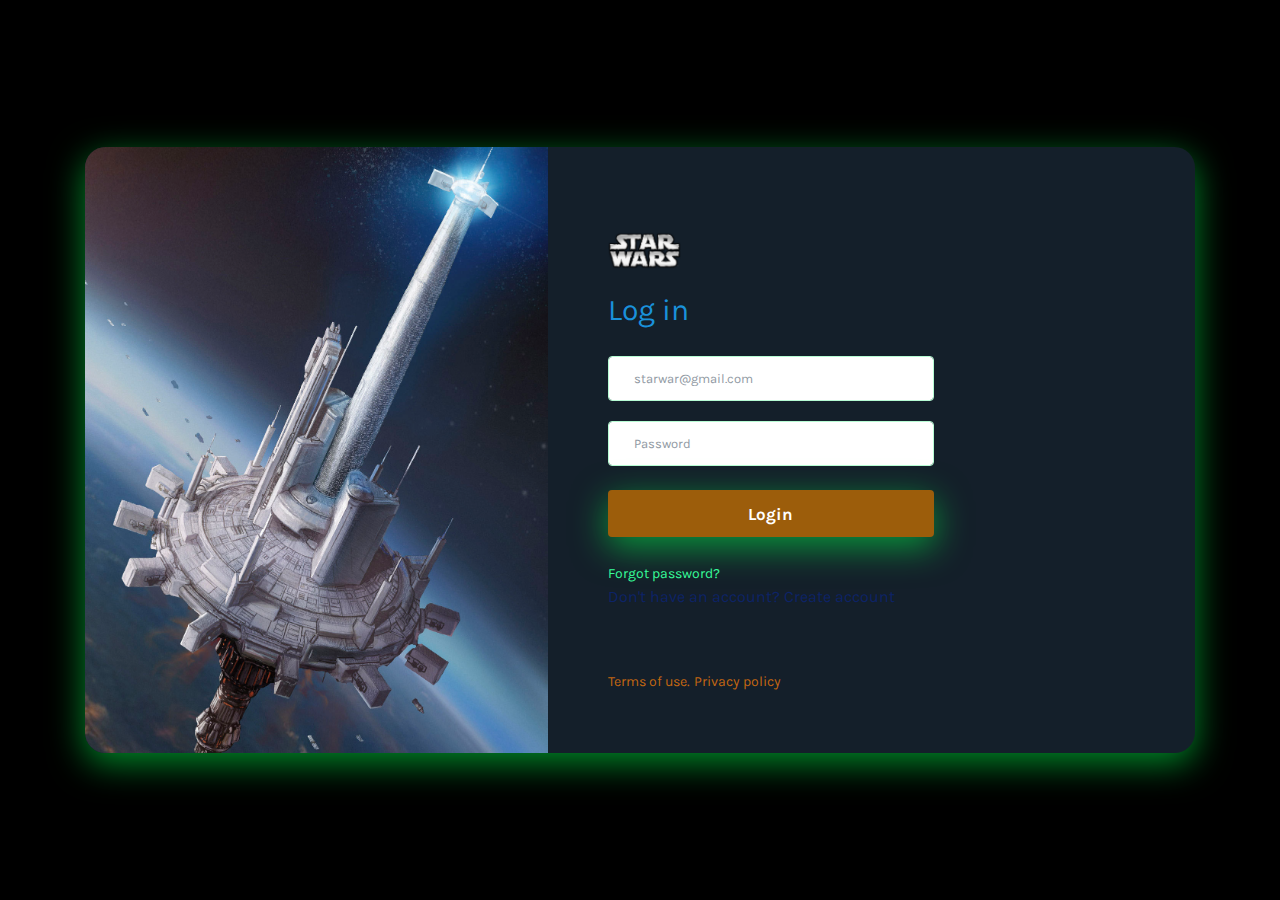
<file: index.html>
<!DOCTYPE html>
<html lang="en">
<head>
    <meta charset="UTF-8">
    <meta name="viewport" content="width=device-width, initial-scale=1.0">
    <link href="https://fonts.googleapis.com/css?family=Karla:400,700&display=swap" rel="stylesheet">
    <link rel="stylesheet" href="https://cdn.materialdesignicons.com/4.8.95/css/materialdesignicons.min.css">
    <link rel="stylesheet" href="https://stackpath.bootstrapcdn.com/bootstrap/4.4.1/css/bootstrap.min.css">
    <link rel="stylesheet" href="style/style.css">
    <title>StarWar Ships</title>
</head>
<body>
    <main class="d-flex align-items-center min-vh-100 py-3 py-md-0">
        <div class="container">
            <div class="card login-card">
                <div class="row no-gutters">
                    <div class="col-md-5">
                        <img src="img/starwar.jpg" alt="login" class="login-card-img">
                    </div>
                    <div class="col-md-7">
                        <div class="card-body">
                            <div class="brand-wrapper">
                                <img src="img/logo.png" alt="logo" class="logo">
                            </div>
                            <p class="needs-validation login-card-description">Log in</p>
                            <form action="" method="post" id="form">
                                <div class="form-group">
                                    <label for="email" class="sr-only"></label>
                                    <input type="email" name="email" id="userName" class="form-control"
                                        placeholder="starwar@gmail.com">
                                </div>
                                <div class="form-group mb-4">
                                    <label for="password" class="sr-only"></label>
                                    <input type="password" name="password" id="passWord" class="form-control"
                                        placeholder="Password" required>
                                </div>
                                <button name="login" id="login"  type="submit" action= "app.js" class="btn btn-block login-btn mb-4" 
                                    value="Login">Login</button>
                            </form>
                            <a href="#!" class="forgot-password-link">Forgot password?</a>
                            <p class="login-card-footer-text">Don't have an account? <a href="#!"
                                    class="text-reset">Create account</a></p>
                            <nav class="login-card-footer-nav">
                                <a href="#!">Terms of use.</a>
                                <a href="#!">Privacy policy</a>
                            </nav>
                        </div>
                    </div>
                </div>

<script src="js/app.js"></script>
</body>
</html>
</file>
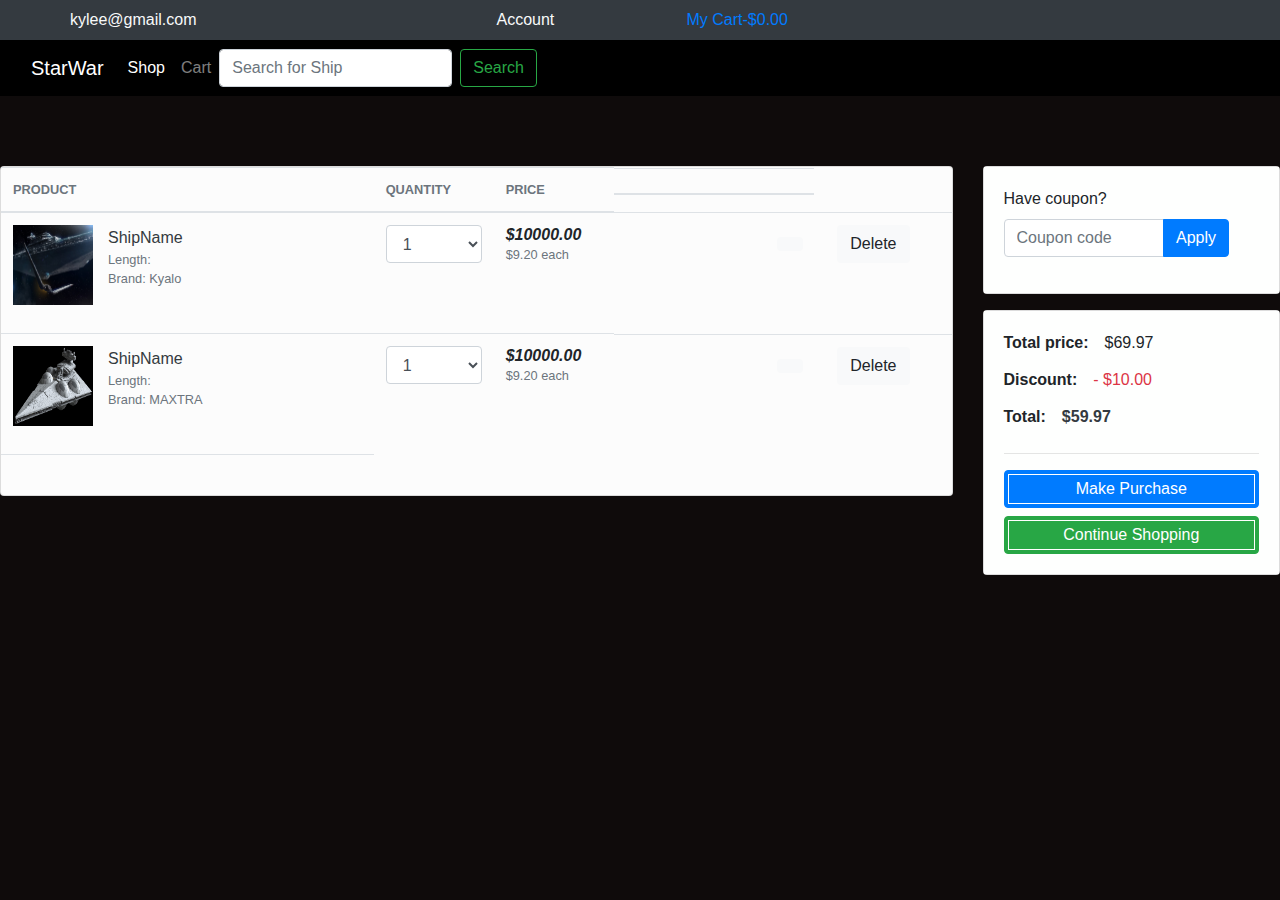
<file: cart.html>
<!DOCTYPE html>
<html lang="en">

<head>
    <meta charset="UTF-8">
    <meta name="viewport" content="width=device-width, initial-scale=1.0">
    <link rel="stylesheet" href="style/home.css">
    <link rel="stylesheet" href="style/cart.css">
    <link rel="stylesheet" href="https://pro.fontawesome.com/releases/v5.10.0/css/all.css"
        integrity="sha384-AYmEC3Yw5cVb3ZcuHtOA93w35dYTsvhLPVnYs9eStHfGJvOvKxVfELGroGkvsg+p" crossorigin="anonymous" />
    <link rel="stylesheet" href="https://maxcdn.bootstrapcdn.com/bootstrap/4.0.0/css/bootstrap.min.css"
        integrity="sha384-Gn5384xqQ1aoWXA+058RXPxPg6fy4IWvTNh0E263XmFcJlSAwiGgFAW/dAiS6JXm" crossorigin="anonymous">
    <title>Cart</title>
</head>

<body>
    <div class="container-fluid bg-dark header-top d-none d-md-block">
        <div class="container">
            <div class="row text-light pt-2 pb-2">
                <div class="col-md-md-5">
                    <i class="far fa-envelope" aria-hidden="true"></i>
                    <!-- the name of the user name loged in --> kylee@gmail.com
                </div>
                <div class="col-md-3">
    
    
                </div>
                <div class="col-md-2"><i class="far fa-user" aria-hidden="true"></i>Account</div>
                <div class="col-md-2"><i class="fa fa-cart-plus" aria-hidden="true"></i><a href="cart.html">My<span id="cart-total">
                        Cart-$0.00</span></a></div>
            </div>
        </div>
    </div>

    <div class="container-fluid bg-black">
        <nav class="navbar navbar-expand-lg navbar-dark bg-black">
            <a href="home.html" class="navbar-brand">StarWar</a>
            <button class="navbar-toggler" type="button" data-toggle="collapse" data-target="#navbarSupportedContent"
                aria-controls="navbarSupportedContent" aria-expanded="false" aria-label="Toggle navigation">
                <span class="navbar-toggler-icon"></span>
            </button>
            <div class="collapse navbar-collapse" id="navbarSupportedContent">
                <ul class="navbar-nav mr-auto">
                    <li class="nav-item active">
                        <a class="nav-link" href="home.html">Shop <span class="sr-only">(current)</span></a>
                    </li>
                    <li class="nav-item">
                        <a class="nav-link" href="cart.html">Cart</a>
                    </li>
                    <form class="form-inline my-2 my-lg-0">
                        <input class="form-control mr-sm-2" type="search" placeholder="Search for Ship" aria-label="Search">
                        <button class="btn btn-outline-success my-2 my-sm-0" type="submit">Search</button>
                    </form>
        </nav>
    </div>
    
    <div class="container-fluid1">
        <div class="row">
            <aside class="col-lg-9">
                <div class="card">
                    <div class="table-responsive">
                        <table class="table table-borderless table-shopping-cart">
                            <thead class="text-muted">
                                <tr class="small text-uppercase">
                                    <th scope="col">Product</th>
                                    <th scope="col" width="120">Quantity</th>
                                    <th scope="col" width="120">Price</th>
                                    <th scope="col" class="text-right d-none d-md-block" width="200"></th>
                                </tr>
                            </thead>
                            <tbody id="tbody">
                           
                                <tr>
                                    <td>
                                        <figure class="itemside align-items-center">
                                            <div class="aside"><img src="img/star-wars-kylo-ren-ship.jpg" class="img-sm"></div>
                                            <figcaption class="info"> <a href="#" class="title text-dark" data-abc="true">ShipName</a>
                                                <p class="text-muted small">Length: <br> Brand: Kyalo</p>
                                            </figcaption>
                                        </figure>
                                        </td>
                                        <td> <select class="form-control">
                                                <option>1</option>
                                                <option>2</option>
                                                <option>3</option>
                                                <option>4</option>
                                                <option>5</option>
                                                <option>6</option>
                                                <option>7</option>
                                                <option>8</option>
                                                <option>9</option>
                                        
                                            </select> </td>
                                        <td>
                                            <div class="price-wrap"> <var class="price">$10000.00</var> <small class="text-muted">
                                                    $9.20 each </small> </div>
                                        </td>
                                        <td class="text-right d-none d-md-block"> <a data-original-title="Save to Wishlist" title="" href=""
                                                class="btn btn-light" data-toggle="tooltip" data-abc="true"> <i class="fa fa-heart"></i></a> <a href=""
                                                class="btn btn-light" data-abc="true"> Delete</a> </td>
                                        </tr>
                                        <tr>
                                            <td>
                                        <figure class="itemside align-items-center">
                                            <div class="aside"><img src="img/interdictor-star-destroyer.jpg" class="img-sm"></div>
                                            <figcaption class="info"> <a href="#" class="title text-dark" data-abc="true">ShipName</a>
                                                <p class="text-muted small">Length: <br> Brand: MAXTRA</p>
                                            </figcaption>
                                        </figure>
                                        </td>
                                        <td> <select class="form-control">
                                                <option>1</option>
                                                <option>2</option>
                                                <option>3</option>
                                                <option>4</option>
                                                <option>5</option>
                                                <option>6</option>
                                                <option>7</option>
                                                <option>8</option>
                                                <option>9</option>
                                        
                                            </select> </td>
                                        <td>
                                            <div class="price-wrap"> <var class="price">$10000.00</var> <small class="text-muted">
                                                    $9.20 each </small> </div>
                                        </td>
                                        <td class="text-right d-none d-md-block"> <a data-original-title="Save to Wishlist" title="" href=""
                                                class="btn btn-light" data-toggle="tooltip" data-abc="true"> <i class="fa fa-heart"></i></a> <a href=""
                                                class="btn btn-light" data-abc="true"> Delete</a> </td>
                                        </tr>
                                        <tr>
                                            <td>
                            </tbody>
                        </table>
                    </div>
                </div>
            </aside>
            <aside class="col-lg-3">
                <div class="card mb-3">
                    <div class="card-body">
                        <form>
                            <div class="form-group"> <label>Have coupon?</label>
                                <div class="input-group"> <input type="text" class="form-control coupon" name=""
                                        placeholder="Coupon code"> <span class="input-group-append"> <button
                                            class="btn btn-primary btn-apply coupon">Apply</button> </span> </div>
                            </div>
                        </form>
                    </div>
                </div>
                <div class="card">
                    <div class="card-body">
                        <dl class="dlist-align">
                            <dt>Total price:</dt>
                            <dd class="text-right ml-3">$69.97</dd>
                        </dl>
                        <dl class="dlist-align">
                            <dt>Discount:</dt>
                            <dd class="text-right text-danger ml-3">- $10.00</dd>
                        </dl>
                        <dl class="dlist-align">
                            <dt>Total:</dt>
                            <dd class="text-right text-dark b ml-3"><strong>$59.97</strong></dd>
                        </dl>
                        <hr> <a href="#" class="btn btn-out btn-primary btn-square btn-main" data-abc="true"> Make Purchase
                        </a> <a href="#" class="btn btn-out btn-success btn-square btn-main mt-2" data-abc="true">Continue
                            Shopping</a>
                    </div>
                </div>
            </aside>
        </div>
    </div>



    <!-- js and jq -->
    <script src="https://code.jquery.com/jquery-3.2.1.slim.min.js"
        integrity="sha384-KJ3o2DKtIkvYIK3UENzmM7KCkRr/rE9/Qpg6aAZGJwFDMVNA/GpGFF93hXpG5KkN"
        crossorigin="anonymous"></script>
    <script src="https://cdnjs.cloudflare.com/ajax/libs/popper.js/1.12.9/umd/popper.min.js"
        integrity="sha384-ApNbgh9B+Y1QKtv3Rn7W3mgPxhU9K/ScQsAP7hUibX39j7fakFPskvXusvfa0b4Q"
        crossorigin="anonymous"></script>
    <script src="https://maxcdn.bootstrapcdn.com/bootstrap/4.0.0/js/bootstrap.min.js"
        integrity="sha384-JZR6Spejh4U02d8jOt6vLEHfe/JQGiRRSQQxSfFWpi1MquVdAyjUar5+76PVCmYl"
        crossorigin="anonymous"></script>
        <script src="./js/cart.js"></script>
        <script src="./js/common.js"></script>
    </body>
    
    </html>
</file>
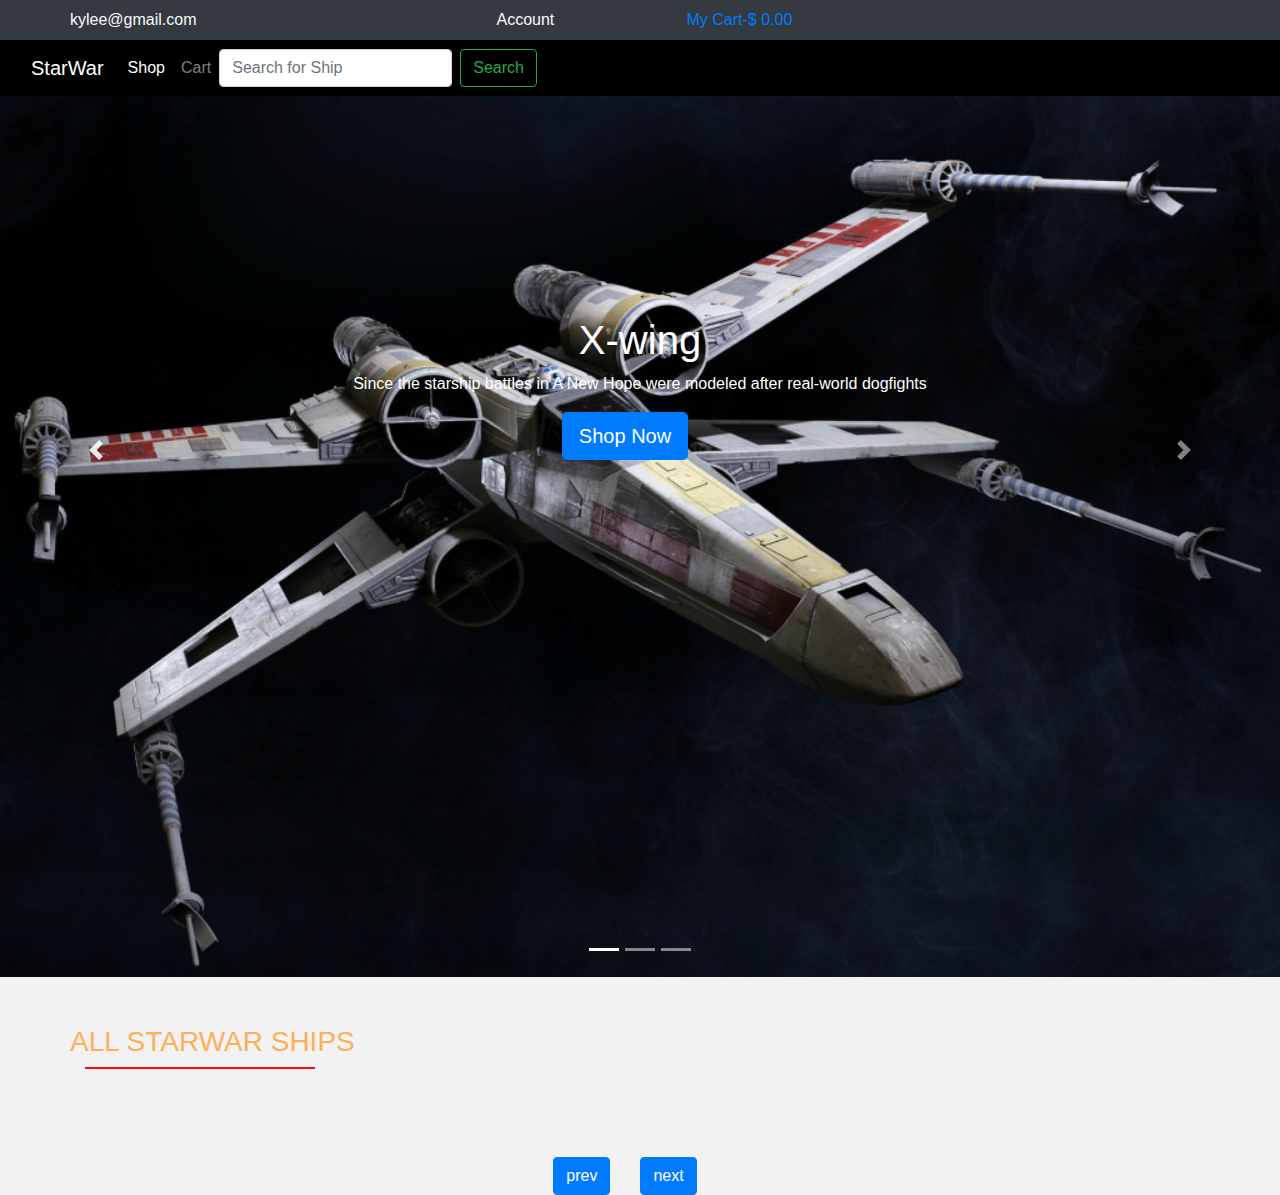
<file: home.html>
<!DOCTYPE html>
<html lang="en">
<head>
    <meta charset="UTF-8">
    <meta name="viewport" content="width=device-width, initial-scale=1.0">
    <meta charset="UTF-8">
    <meta name="viewport" content="width=device-width, initial-scale=1.0">
    <link rel="stylesheet" href="style/home.css">
    
    <link rel="stylesheet" href="https://pro.fontawesome.com/releases/v5.10.0/css/all.css"
        integrity="sha384-AYmEC3Yw5cVb3ZcuHtOA93w35dYTsvhLPVnYs9eStHfGJvOvKxVfELGroGkvsg+p" crossorigin="anonymous" />
    <link rel="stylesheet" href="https://maxcdn.bootstrapcdn.com/bootstrap/4.0.0/css/bootstrap.min.css"
        integrity="sha384-Gn5384xqQ1aoWXA+058RXPxPg6fy4IWvTNh0E263XmFcJlSAwiGgFAW/dAiS6JXm" crossorigin="anonymous">
    
    <title>Home</title>
</head>
<body>
    <div class="container-fluid bg-dark header-top d-none d-md-block">
        <div class="container">
            <div class="row text-light pt-2 pb-2">
                <div class="col-md-md-5">
                    <i class="far fa-envelope" aria-hidden="true"></i>
                    <!-- the name of the user name loged in --> kylee@gmail.com
                </div>
                <div class="col-md-3">


                </div>
                <div class="col-md-2"><i class="far fa-user" aria-hidden="true"></i>Account</div>
                <div class="col-md-2"><i class="fa fa-cart-plus" aria-hidden="true"></i><a href="cart.html">My Cart-$<span id="cart-total">
                        0.00</span></a></div>
            </div>
        </div>
    </div>

    <div class="container-fluid bg-black">
        <nav class="navbar navbar-expand-lg navbar-dark bg-black">
            <a href="home.html" class="navbar-brand">StarWar</a>
            <button class="navbar-toggler" type="button" data-toggle="collapse" data-target="#navbarSupportedContent"
                aria-controls="navbarSupportedContent" aria-expanded="false" aria-label="Toggle navigation">
                <span class="navbar-toggler-icon"></span>
            </button>
            <div class="collapse navbar-collapse" id="navbarSupportedContent">
                <ul class="navbar-nav mr-auto">
                    <li class="nav-item active">
                        <a class="nav-link" href="home.html" target="_self">Shop </a>
                    </li>
                    <li class="nav-item">
                        <a class="nav-link" href="cart.html" >Cart</a>
                    </li>
                    <form class="form-inline my-2 my-lg-0">
                        <input class="form-control mr-sm-2" type="search" placeholder="Search for Ship" aria-label="Search" id='search'>
                        <button class="btn btn-outline-success my-2 my-sm-0" type="submit" id="btn-search">Search</button>
                    </form>
        </nav>
    </div>

    <div id="carouselExampleIndicators" class="carousel slide" data-ride="carousel">
        <ol class="carousel-indicators">
            <li data-target="#carouselExampleIndicators" data-slide-to="0" class="active"></li>
            <li data-target="#carouselExampleIndicators" data-slide-to="1"></li>
            <li data-target="#carouselExampleIndicators" data-slide-to="2"></li>
        </ol>
        <div class="carousel-inner">
            <div class="carousel-item active">
                <img class="d-block w-100" src="img/x-wing.jpg" alt="X_WING">
                <div class="carousel-caption d-none d-md-block">
                    <h1>X-wing</h1>
                    <p>Since the starship battles in A New Hope were modeled after real-world dogfights</p>
                    <button type="button" class="btn btn-primary btn-lg">Shop Now</button>
                </div>
                </div>
            </div>
            <div class="carousel-item">
                <img class="d-block w-100" src="img/millennium-falcon.jpg" alt="MILLENIUM_FALCON">
                <div class="carousel-caption d-none d-md-block">
                    <h1>Millennium Falcon</h1>
                    <p>Don’t panic—we didn’t forget the fastest hunk of junk in the galaxy!</p>
                    <button type="button" class="btn btn-primary btn-lg">Shop Now</button>
                </div>
                </div>
            </div>
            <div class="carousel-item">
                <img class="d-block w-100" src="img/star-wars-jedi-starfighter.jpg" alt="JEDI_STARFIGHT" />
                <div class="carousel-caption d-none d-md-block">
                    <h1>Jedi Starfighter</h1>
                    <p>The next in the roster of heroes’ ships is the Aethersprite-class light interceptor</p>
                    <button id="btn" type="button" class="btn btn-primary btn-lg">Shop now</button>
                </div>
                </div>
            </div>
        </div>
        <a class="carousel-control-prev" href="#carouselExampleIndicators" role="button" data-slide="prev">
            <span class="carousel-control-prev-icon" aria-hidden="true"></span>
            <span class="sr-only">Previous</span>
        </a>
        <a class="carousel-control-next" href="#carouselExampleIndicators" role="button" data-slide="next">
            <span class="carousel-control-next-icon" aria-hidden="true"></span>
            <span class="sr-only">Next</span>
        </a>
    </div>

    <div class="container-fluid bg-light-gray">
        <div class="container pt-5">
            <div class="row">
                <h3 class="star-war">ALL STARWAR SHIPS</h3>
            </div>
            <div class="underline"></div>
        </div>

    <div class="container mt-5">
        <div class="row" id="cardDiv">
            
        </div>
        <div class="containerbtn">
            <button class="btn btn-primary" id="prev">prev</button>
            <button class="btn btn-primary" id="next">next</button>
        </div>
    </div>
    </div>
    

<script src="https://code.jquery.com/jquery-3.2.1.slim.min.js"
    integrity="sha384-KJ3o2DKtIkvYIK3UENzmM7KCkRr/rE9/Qpg6aAZGJwFDMVNA/GpGFF93hXpG5KkN"
    crossorigin="anonymous"></script>
<script src="https://cdnjs.cloudflare.com/ajax/libs/popper.js/1.12.9/umd/popper.min.js"
    integrity="sha384-ApNbgh9B+Y1QKtv3Rn7W3mgPxhU9K/ScQsAP7hUibX39j7fakFPskvXusvfa0b4Q"
    crossorigin="anonymous"></script>
<script src="https://maxcdn.bootstrapcdn.com/bootstrap/4.0.0/js/bootstrap.min.js"
    integrity="sha384-JZR6Spejh4U02d8jOt6vLEHfe/JQGiRRSQQxSfFWpi1MquVdAyjUar5+76PVCmYl"
    crossorigin="anonymous"></script>
    <script src="./js/home.js"></script>
    <script src="./js/common.js"></script>
</body>
</html>
</file>
<file: style/style.css>
body {
  /* background-image: url('../img/background.jpg'); */
  font-family: 'Karla', sans-serif;
  background-color: black;
  min-height: 100vh;
}

.brand-wrapper {
  margin-bottom: 19px;
}
.brand-wrapper .logo {
  height: 37px;
}

.login-card {
  border: 0;
  border-radius: 20.5px;
  box-shadow: 0 10px 35px 0 rgba(0, 255, 76, 0.541);
  overflow: hidden;
  background-color: #141f2a;
}
.login-card-img {
  border-radius: 0;
  position: absolute;
  width: 100%;
  height: 100%;
  -o-object-fit: cover;
  object-fit: cover;
}
.login-card .card-body {
  padding: 85px 60px 60px;
}
@media (max-width: 422px) {
  .login-card .card-body {
    padding: 35px 24px;
  }
}
.login-card-description {
  font-size: 30px;
  color: #1a91da;
  font-weight: normal;
  margin-bottom: 23px;
}
.login-card form {
  max-width: 326px;
}
.login-card .form-control {
  border: 1px solid#B6FBD3;
  padding: 15px 25px;
  margin-bottom: 20px;
  min-height: 45px;
  font-size: 13px;
  line-height: 15;
  font-weight: normal;
}
.login-card .form-control::-webkit-input-placeholder {
  color: #919aa3;
}
.login-card .form-control::-moz-placeholder {
  color: #919aa3;
}
.login-card .form-control:-ms-input-placeholder {
  color: #919aa3;
}
.login-card .form-control::-ms-input-placeholder {
  color: #919aa3;
}
.login-card .form-control::placeholder {
  color: #919aa3;
}
.login-card .login-btn {
  padding: 13px 20px 12px;
  background-color: #9c5d0b;
  box-shadow: 0 10px 35px 0 rgba(0, 255, 76, 0.541);
  border-radius: 4px;
  font-size: 17px;
  font-weight: bold;
  line-height: 20px;
  color: #fff;
  margin-bottom: 24px;
}
.login-card .login-btn:hover {
  border: 1px solid #000;
  box-shadow: 0 10px 35px 0 rgba(110, 23, 2, 0.541);
  background-color: rgba(0, 255, 76, 0.541);
  color: #000;
}
.login-card .forgot-password-link {
  font-size: 14px;
  color: #37fd9a;
  margin-bottom: 12px;
}
.login-card-footer-text {
  font-size: 16px;
  color: #0d2366;
  margin-bottom: 60px;
}
@media (max-width: 767px) {
  .login-card-footer-text {
    margin-bottom: 24px;
  }
}
.login-card-footer-nav a {
  font-size: 14px;
  color: #c46711;
}
</file>
<file: style/home.css>
/* Styling the nav Bar for the Home Page */

.bg-black {
  background-color: black;
}

.form-control {
  float: left !important;
}
.carousel-caption {
  top: 200px;
}

.star-war {
  color: #fdaf5a;
}

.underline {
  width: 230px;
  height: 2px;
  background-color: rgb(255, 9, 9);
}

.bg-light-gray {
  background-color: rgb(111, 111, 111, 0.09);
}

.form-inline {
  float: left;
}

.btncollapse {
  float: right !important;
}
#right {
  position: absolute;
  right: 20px;
}
*/ #another-right {
  position: absolute;
  right: 400px;
}
.nav-link {
  right: 400px !important;
}
.btn {
  padding-top: 20px;
  margin-right: 30px;
}
.containerbtn {
  padding-top: 40px;
  display: flex !important;
  justify-content: center !important;
  align-items: center !important;
}
</file>
<file: style/cart.css>
@import url('https://fonts.googleapis.com/css?family=Open+Sans&display=swap');

body {
  background-color: #0f0b0b !important;
  font-family: 'Open Sans', serif;
  font-size: 14px;
}

.container-fluid1 {
  margin-top: 70px;
}

.card-body {
  -ms-flex: 1 1 auto;
  flex: 1 1 auto;
  padding: 1.4rem;
  background-color: #fefffe;
}

.img-sm {
  width: 80px;
  height: 80px;
}

.itemside .info {
  padding-left: 15px;
  padding-right: 7px;
}

.table-shopping-cart .price-wrap {
  line-height: 1.2;
}

.table-shopping-cart .price {
  font-weight: bold;
  margin-right: 5px;
  display: block;
}

.text-muted {
  color: #969696 !important;
}

a {
  text-decoration: none !important;
}

.card {
  position: relative;
  display: -ms-flexbox;
  display: flex;
  -ms-flex-direction: column;
  flex-direction: column;
  min-width: 0;
  word-wrap: break-word;
  background-color: rgb(252, 252, 252) !important;
  background-clip: border-box;
  border: 1px solid rgba(0, 0, 0, 0.125);
  border-radius: 0px;
}

.itemside {
  position: relative;
  display: -webkit-box;
  display: -ms-flexbox;
  display: flex;
  width: 100%;
}

.dlist-align {
  display: -webkit-box;
  display: -ms-flexbox;
  display: flex;
}

[class*='dlist-'] {
  margin-bottom: 5px;
}

.coupon {
  border-radius: 1px;
}

.price {
  font-weight: 600;
  color: #212529;
}

.btn.btn-out {
  outline: 1px solid #fff !important;
  outline-offset: -5px;
}

.btn-main {
  border-radius: 2px;
  text-transform: capitalize;
  font-size: 15px;
  padding: 10px 19px;
  cursor: pointer;
  color: #fff;
  width: 100%;
}

.btn-light {
  color: #ffffff;
  background-color: #f44336;
  border-color: #f8f9fa;
  font-size: 12px;
}

.btn-light:hover {
  color: #ffffff;
  background-color: #f44336 !important;
  border-color: #f44336 !important;
}

.btn-apply {
  font-size: 11px;
}
</file>
